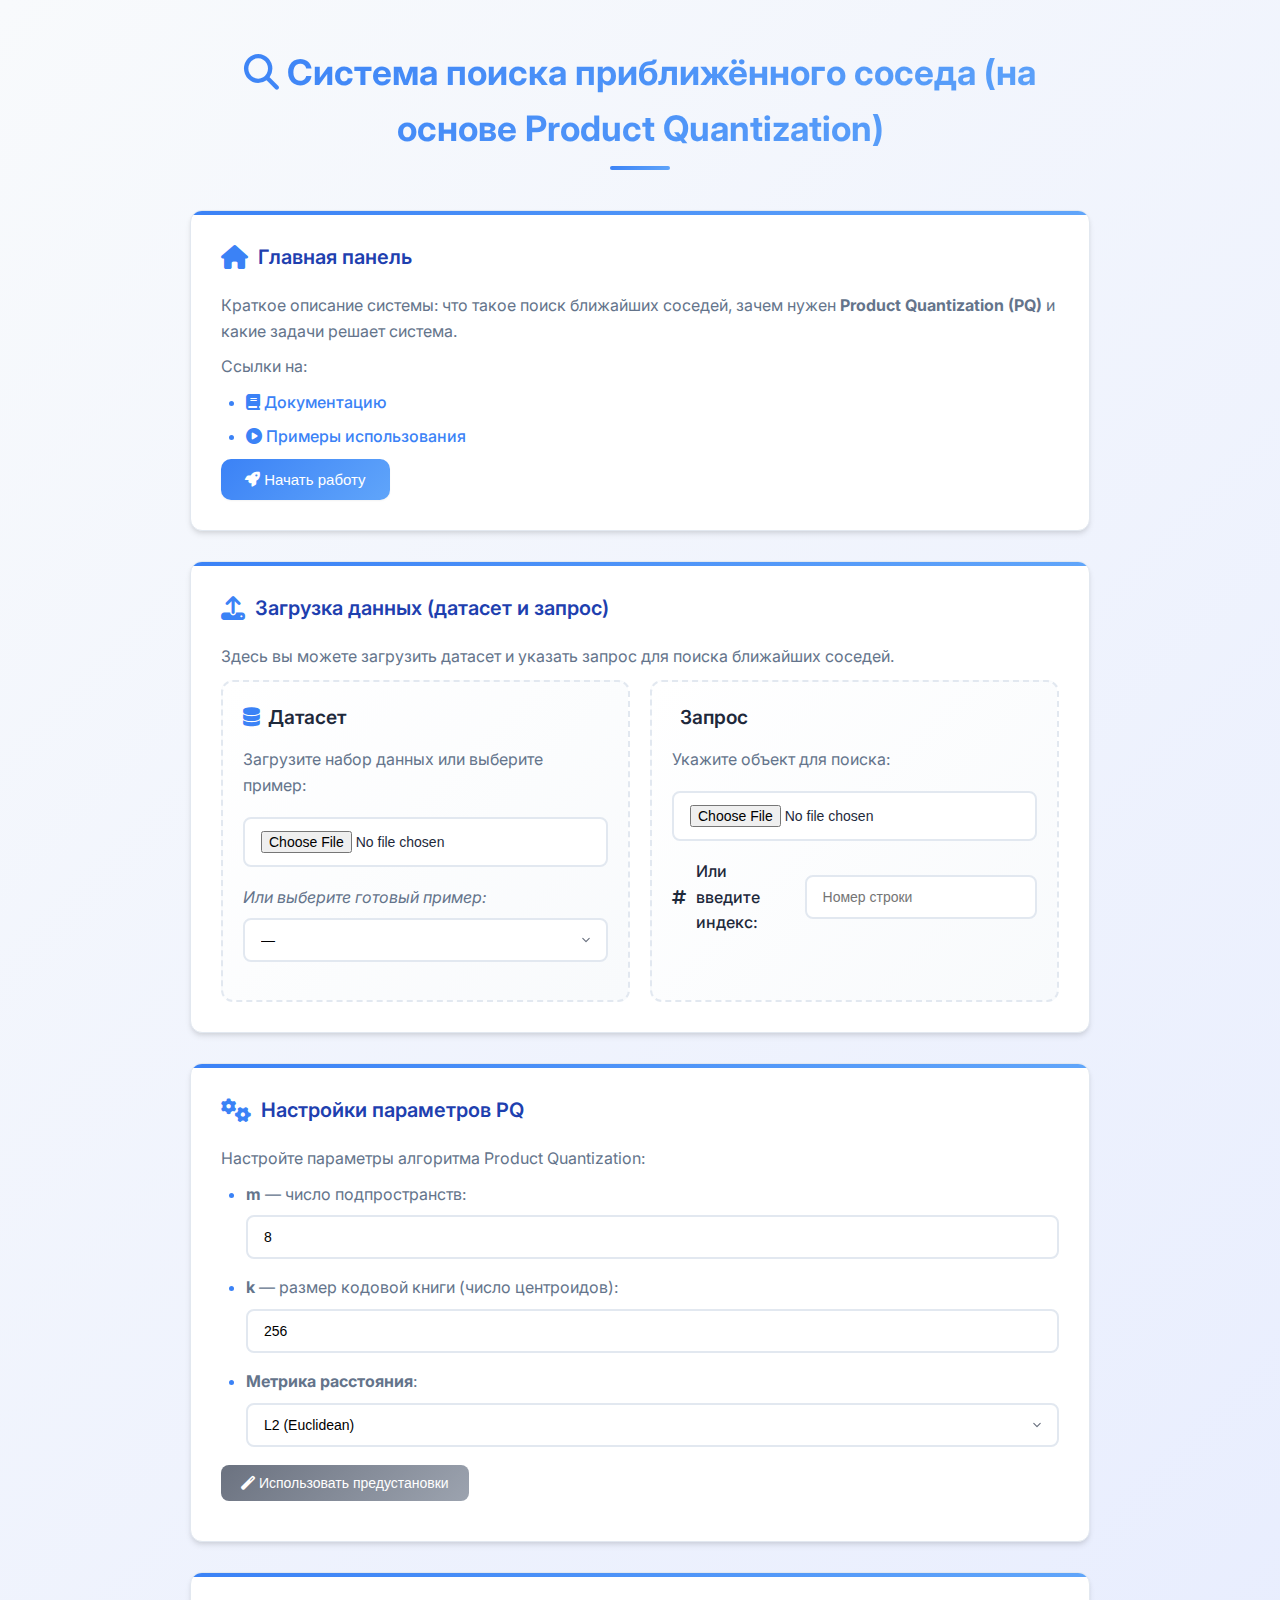
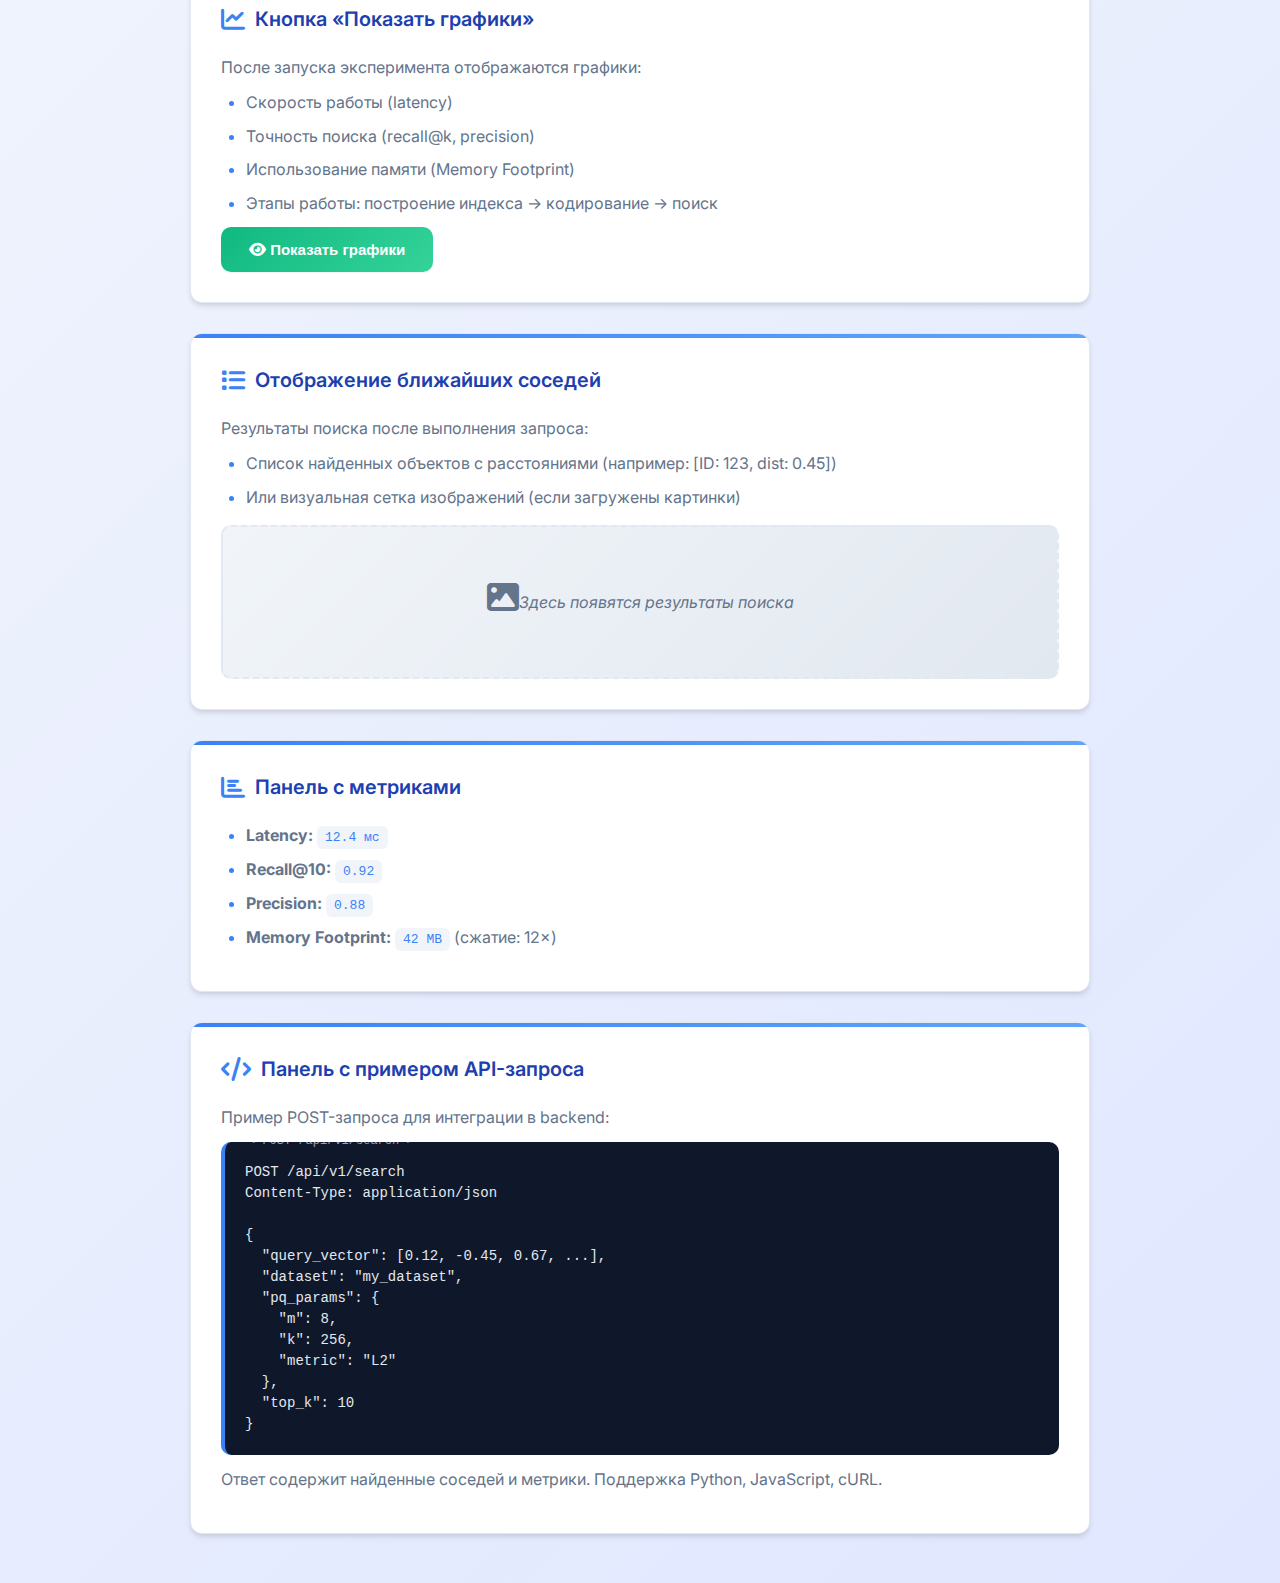
<file: index.html>
<!DOCTYPE html>
<html lang="ru">
<head>
  <meta charset="UTF-8" />
  <meta name="viewport" content="width=device-width, initial-scale=1.0"/>
  <title>Система поиска приближённого соседа (на основе Product Quantization)</title>
  <link rel="stylesheet" href="./style.css">
  <link href="https://fonts.googleapis.com/css2?family=Inter:wght@300;400;500;600;700&display=swap" rel="stylesheet">
  <link rel="stylesheet" href="https://cdnjs.cloudflare.com/ajax/libs/font-awesome/6.4.0/css/all.min.css">
  <style>
    :root {
      --primary-color: #3b82f6;
      --primary-hover: #2563eb;
      --success-color: #10b981;
      --success-hover: #059669;
      --secondary-color: #6b7280;
      --secondary-hover: #4b5563;
      --bg-light: #f8fafc;
      --bg-white: #ffffff;
      --text-dark: #1e293b;
      --text-gray: #64748b;
      --border-color: #e2e8f0;
      --shadow-sm: 0 1px 2px 0 rgba(0, 0, 0, 0.05);
      --shadow-md: 0 4px 6px -1px rgba(0, 0, 0, 0.1), 0 2px 4px -1px rgba(0, 0, 0, 0.06);
      --shadow-lg: 0 10px 15px -3px rgba(0, 0, 0, 0.1), 0 4px 6px -2px rgba(0, 0, 0, 0.05);
      --radius: 12px;
      --transition: all 0.3s cubic-bezier(0.4, 0, 0.2, 1);
    }
    body {
      font-family: 'Inter', sans-serif;
      line-height: 1.6;
      color: var(--text-dark);
      max-width: 900px;
      margin: 0 auto;
      padding: 20px;
      background: linear-gradient(135deg, var(--bg-light) 0%, #e0e7ff 100%);
      min-height: 100vh;
    }
    h1 {
      text-align: center;
      color: var(--text-dark);
      margin-bottom: 40px;
      font-size: 2.2em;
      font-weight: 700;
      background: linear-gradient(135deg, var(--primary-color) 0%, #60a5fa 100%);
      -webkit-background-clip: text;
      -webkit-text-fill-color: transparent;
      background-clip: text;
      position: relative;
    }
    h1::after {
      content: '';
      display: block;
      width: 60px;
      height: 4px;
      background: linear-gradient(135deg, var(--primary-color) 0%, #60a5fa 100%);
      margin: 10px auto;
      border-radius: 2px;
    }
    h2 {
      color: var(--text-dark);
      font-size: 1.4em;
      font-weight: 600;
      margin-bottom: 20px;
      display: flex;
      align-items: center;
      gap: 10px;
    }
    h2 i {
      color: var(--primary-color);
      font-size: 1.2em;
    }
    .section {
      background: var(--bg-white);
      border-radius: var(--radius);
      padding: 30px;
      margin-bottom: 30px;
      box-shadow: var(--shadow-md);
      border: 1px solid var(--border-color);
      transition: var(--transition);
      position: relative;
      overflow: hidden;
    }
    .section::before {
      content: '';
      position: absolute;
      top: 0;
      left: 0;
      right: 0;
      height: 4px;
      background: linear-gradient(90deg, var(--primary-color) 0%, #60a5fa 100%);
    }
    .section:hover {
      transform: translateY(-2px);
      box-shadow: var(--shadow-lg);
    }
    p {
      margin-bottom: 15px;
      color: var(--text-gray);
    }
    ul {
      margin-bottom: 20px;
      padding-left: 25px;
    }
    li {
      margin-bottom: 8px;
      color: var(--text-gray);
      position: relative;
    }
    li::marker {
      color: var(--primary-color);
    }
    a {
      color: var(--primary-color);
      text-decoration: none;
      font-weight: 500;
      transition: var(--transition);
    }
    a:hover {
      color: var(--primary-hover);
      text-decoration: underline;
    }
    button {
      transition: var(--transition);
      font-weight: 500;
      border: none;
      cursor: pointer;
      font-size: 14px;
      position: relative;
      overflow: hidden;
    }
    button::before {
      content: '';
      position: absolute;
      top: 0;
      left: -100%;
      width: 100%;
      height: 100%;
      background: linear-gradient(90deg, transparent, rgba(255,255,255,0.2), transparent);
      transition: left 0.5s;
    }
    button:hover::before {
      left: 100%;
    }
    input[type="file"],
    select,
    input[type="number"] {
      padding: 12px 16px;
      border: 2px solid var(--border-color);
      border-radius: 8px;
      font-size: 14px;
      background-color: var(--bg-white);
      transition: var(--transition);
      margin: 8px 0;
      width: 100%;
      box-sizing: border-box;
    }
    input[type="file"]:hover,
    select:hover,
    input[type="number"]:hover,
    input[type="file"]:focus,
    select:focus,
    input[type="number"]:focus {
      border-color: var(--primary-color);
      outline: none;
      box-shadow: 0 0 0 3px rgba(59, 130, 246, 0.1);
    }
    input[type="file"] {
      max-width: 100%;
    }
    select {
      min-width: 220px;
      background-image: url("data:image/svg+xml,%3csvg xmlns='http://www.w3.org/2000/svg' fill='none' viewBox='0 0 20 20'%3e%3cpath stroke='%236b7280' stroke-linecap='round' stroke-linejoin='round' stroke-width='1.5' d='m6 8 4 4 4-4'/%3e%3c/svg%3e");
      background-position: right 12px center;
      background-repeat: no-repeat;
      background-size: 16px;
      padding-right: 40px;
      -webkit-appearance: none;
      -moz-appearance: none;
      appearance: none;
    }
    label {
      display: flex;
      align-items: center;
      gap: 10px;
      font-weight: 500;
      color: var(--text-dark);
      margin: 10px 0;
    }
    code {
      background: #f1f5f9;
      padding: 4px 8px;
      border-radius: 6px;
      font-family: 'Monaco', 'Menlo', monospace;
      color: var(--primary-color);
      font-size: 13px;
    }
    pre {
      background: #0f172a;
      color: #e2e8f0;
      padding: 20px;
      border-radius: 10px;
      overflow-x: auto;
      font-size: 14px;
      line-height: 1.5;
      position: relative;
    }
    pre::before {
      content: '< POST /api/v1/search >';
      position: absolute;
      top: -10px;
      left: 15px;
      background: #0f172a;
      color: #94a3b8;
      padding: 0 8px;
      font-size: 12px;
    }
    .placeholder {
      background: linear-gradient(135deg, #f1f5f9 0%, #e2e8f0 100%);
      height: 150px;
      border-radius: 10px;
      display: flex;
      align-items: center;
      justify-content: center;
      margin-top: 15px;
      font-style: italic;
      color: var(--text-gray);
      border: 2px dashed var(--border-color);
      transition: var(--transition);
    }
    .placeholder:hover {
      border-color: var(--primary-color);
      background: linear-gradient(135deg, #f1f5f9 0%, #dbeafe 100%);
    }
    /* Специфические стили для кнопок */
    .btn-primary {
      background: linear-gradient(135deg, var(--primary-color) 0%, #60a5fa 100%);
      color: white;
      padding: 12px 24px;
      border-radius: 10px;
      font-size: 15px;
      box-shadow: var(--shadow-sm);
    }
    .btn-primary:hover {
      background: linear-gradient(135deg, var(--primary-hover) 0%, #3b82f6 100%);
      transform: translateY(-2px);
      box-shadow: var(--shadow-md);
    }
    .btn-secondary {
      background: linear-gradient(135deg, var(--secondary-color) 0%, #9ca3af 100%);
      color: white;
      padding: 10px 20px;
      border-radius: 8px;
      font-size: 14px;
    }
    .btn-secondary:hover {
      background: linear-gradient(135deg, var(--secondary-hover) 0%, #6b7280 100%);
      transform: translateY(-1px);
    }
    .btn-success {
      background: linear-gradient(135deg, var(--success-color) 0%, #34d399 100%);
      color: white;
      padding: 14px 28px;
      border-radius: 10px;
      font-weight: 600;
      font-size: 15px;
      box-shadow: var(--shadow-sm);
    }
    .btn-success:hover {
      background: linear-gradient(135deg, var(--success-hover) 0%, #10b981 100%);
      transform: translateY(-2px);
      box-shadow: var(--shadow-md);
    }
    /* Стили для объединённого блока загрузки */
    .upload-section {
      display: flex;
      gap: 20px;
      flex-direction: column;
    }
    .upload-item {
      flex: 1;
      padding: 20px;
      border: 2px dashed var(--border-color);
      border-radius: 12px;
      background: linear-gradient(135deg, var(--bg-white) 0%, #f8fafc 100%);
      transition: var(--transition);
      position: relative;
    }
    .upload-item:hover {
      border-color: var(--primary-color);
      background: linear-gradient(135deg, #f0f9ff 0%, var(--bg-white) 100%);
      transform: scale(1.02);
    }
    .upload-item h3 {
      margin: 0 0 15px 0;
      color: var(--text-dark);
      font-size: 1.2em;
      font-weight: 600;
      display: flex;
      align-items: center;
      gap: 8px;
    }
    .upload-item h3 i {
      color: var(--primary-color);
    }
    /* Медиа-запрос для мобильных: вертикальный стек, отдельные блоки */
    @media (max-width: 768px) {
      body {
        padding: 10px;
      }
      .upload-section {
        flex-direction: column;
      }
      .upload-item {
        margin-bottom: 15px;
      }
      h1 {
        font-size: 1.8em;
      }
      .section {
        padding: 20px;
      }
    }
    /* Для десктопа: горизонтальный ряд */
    @media (min-width: 769px) {
      .upload-section {
        flex-direction: row;
      }
    }
  </style>
</head>
<body>

  <h1><i class="fas fa-search"></i> Система поиска приближённого соседа (на основе Product Quantization)</h1>

  <div class="section">
    <h2><i class="fas fa-home"></i> Главная панель</h2>
    <p>Краткое описание системы: что такое поиск ближайших соседей, зачем нужен <strong>Product Quantization (PQ)</strong> и какие задачи решает система.</p>
    <p>Ссылки на:</p>
    <ul>
      <li><a href="#"><i class="fas fa-book"></i> Документацию</a></li>
      <li><a href="#"><i class="fas fa-play-circle"></i> Примеры использования</a></li>
    </ul>
    <button class="btn-primary"><i class="fas fa-rocket"></i> Начать работу</button>
  </div>

  <div class="section">
    <h2><i class="fas fa-upload"></i> Загрузка данных (датасет и запрос)</h2>
    <p>Здесь вы можете загрузить датасет и указать запрос для поиска ближайших соседей.</p>
    <div class="upload-section">
      <div class="upload-item">
        <h3><i class="fas fa-database"></i> Датасет</h3>
        <p>Загрузите набор данных или выберите пример:</p>
        <input type="file" accept=".csv,.json,.npy" />
        <p><em>Или выберите готовый пример:</em> 
          <select>
            <option>—</option>
            <option>Пример: изображения (CIFAR-10)</option>
            <option>Пример: текстовые эмбеддинги</option>
            <option>Пример: синтетические векторы</option>
          </select>
        </p>
      </div>
      <div class="upload-item">
        <h3><i class="fas fa-search-magnifying-glass"></i> Запрос</h3>
        <p>Укажите объект для поиска:</p>
        <input type="file" accept=".jpg,.png,.txt,.json" />
        <p>
          <label><i class="fas fa-hashtag"></i> Или введите индекс: <input type="number" min="0" placeholder="Номер строки" /></label>
        </p>
      </div>
    </div>
  </div>

  <div class="section">
    <h2><i class="fas fa-cogs"></i> Настройки параметров PQ</h2>
    <p>Настройте параметры алгоритма Product Quantization:</p>
    <ul>
      <li><strong>m</strong> — число подпространств: <input type="number" value="8" min="1" max="64" /></li>
      <li><strong>k</strong> — размер кодовой книги (число центроидов): <input type="number" value="256" min="1" max="65536" /></li>
      <li><strong>Метрика расстояния</strong>: 
        <select>
          <option>L2 (Euclidean)</option>
          <option>Cosine</option>
          <option>Dot product</option>
        </select>
      </li>
    </ul>
    <p>
      <button class="btn-secondary"><i class="fas fa-magic"></i> Использовать предустановки</button>
    </p>
  </div>

  <div class="section">
    <h2><i class="fas fa-chart-line"></i> Кнопка «Показать графики»</h2>
    <p>После запуска эксперимента отображаются графики:</p>
    <ul>
      <li>Скорость работы (latency)</li>
      <li>Точность поиска (recall@k, precision)</li>
      <li>Использование памяти (Memory Footprint)</li>
      <li>Этапы работы: построение индекса → кодирование → поиск</li>
    </ul>
    <button class="btn-success"><i class="fas fa-eye"></i> Показать графики</button>
  </div>

  <div class="section">
    <h2><i class="fas fa-list"></i> Отображение ближайших соседей</h2>
    <p>Результаты поиска после выполнения запроса:</p>
    <ul>
      <li>Список найденных объектов с расстояниями (например: [ID: 123, dist: 0.45])</li>
      <li>Или визуальная сетка изображений (если загружены картинки)</li>
    </ul>
    <div class="placeholder">
      <i class="fas fa-image" style="font-size: 2em; margin-bottom: 10px; color: var(--text-gray);"></i>
      <em>Здесь появятся результаты поиска</em>
    </div>
  </div>

  <div class="section">
    <h2><i class="fas fa-chart-bar"></i> Панель с метриками</h2>
    <ul>
      <li><strong>Latency:</strong> <code>12.4 мс</code></li>
      <li><strong>Recall@10:</strong> <code>0.92</code></li>
      <li><strong>Precision:</strong> <code>0.88</code></li>
      <li><strong>Memory Footprint:</strong> <code>42 MB</code> (сжатие: 12×)</li>
    </ul>
  </div>

  <div class="section">
    <h2><i class="fas fa-code"></i> Панель с примером API-запроса</h2>
    <p>Пример POST-запроса для интеграции в backend:</p>
    <pre>POST /api/v1/search
Content-Type: application/json

{
  "query_vector": [0.12, -0.45, 0.67, ...],
  "dataset": "my_dataset",
  "pq_params": {
    "m": 8,
    "k": 256,
    "metric": "L2"
  },
  "top_k": 10
}</pre>
    <p>Ответ содержит найденные соседей и метрики. Поддержка Python, JavaScript, cURL.</p>
  </div>

</body>
</html>
</file>
<file: style.css>
body {
      font-family: -apple-system, BlinkMacSystemFont, 'Segoe UI', Roboto, sans-serif;
      background-color: #f8fafc;
      color: #1e293b;
      line-height: 1.6;
      padding: 30px;
      max-width: 1200px;
      margin: 0 auto;
    }
    h1 {
      text-align: center;
      margin-bottom: 30px;
      font-size: 28px;
      color: #0f172a;
    }
    .section {
      background: white;
      border-radius: 12px;
      padding: 20px;
      margin-bottom: 24px;
      box-shadow: 0 2px 6px rgba(0,0,0,0.05);
    }
    .section h2 {
      margin-top: 0;
      font-size: 20px;
      color: #1e40af;
    }
    .section p, .section ul {
      margin: 10px 0;
    }
    code {
      background: #f1f5f9;
      padding: 2px 6px;
      border-radius: 4px;
      font-family: monospace;
      font-size: 14px;
    }
    pre {
      background: #f9fafb;
      padding: 14px;
      border-left: 4px solid #3b82f6;
      overflow-x: auto;
      font-size: 14px;
      margin: 12px 0;
    }
</file>
